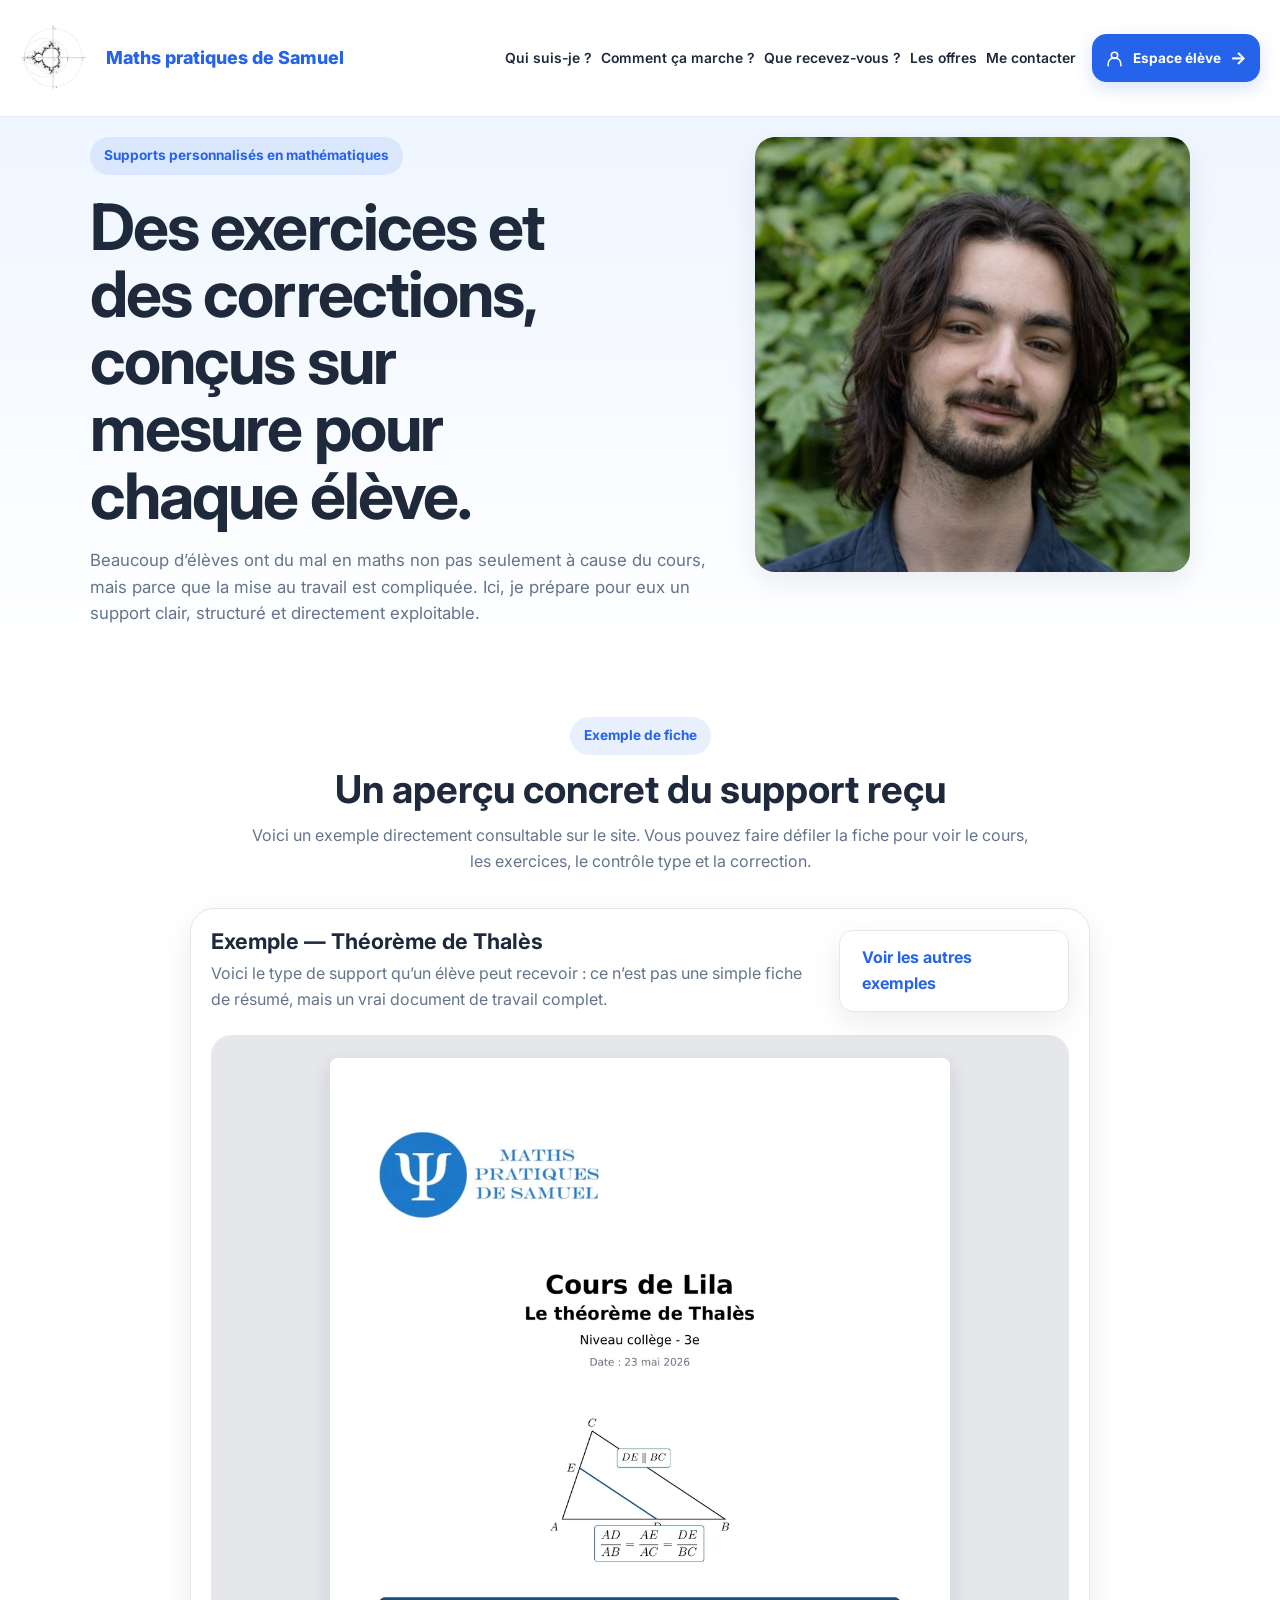
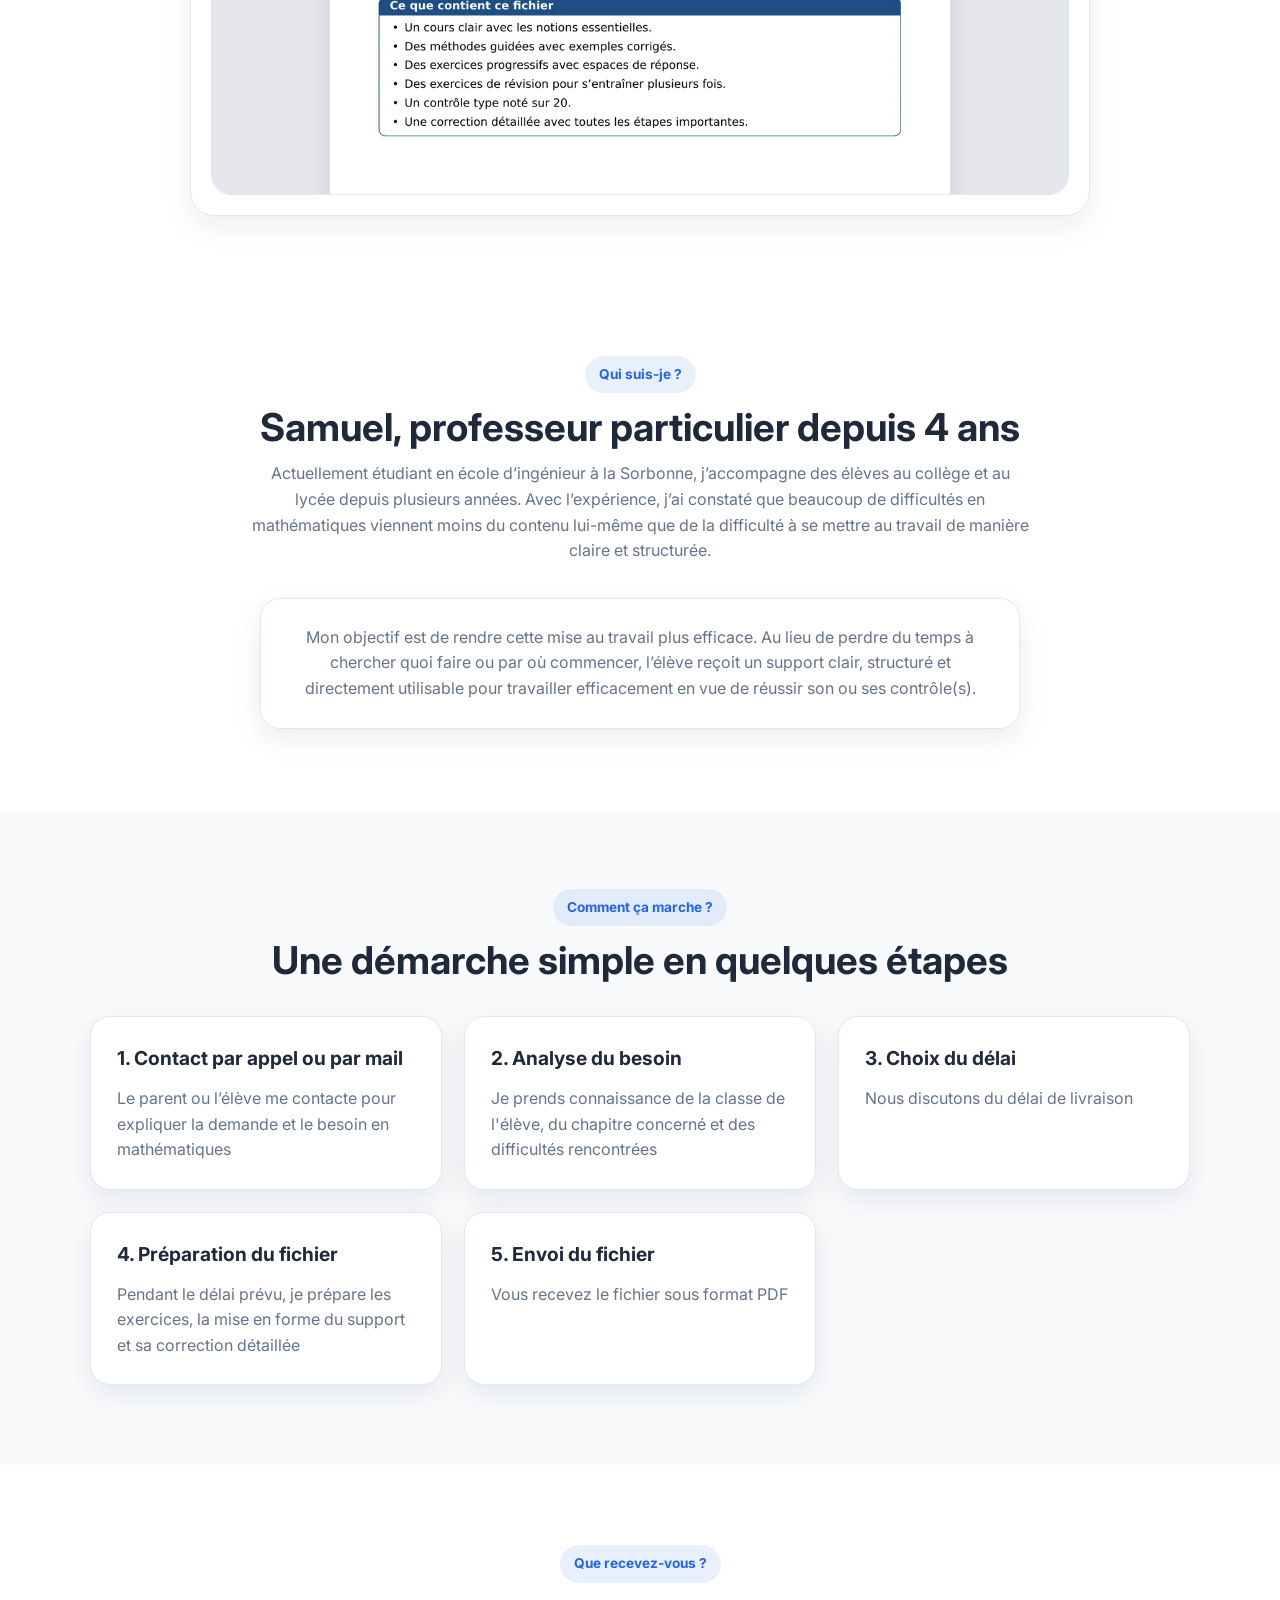
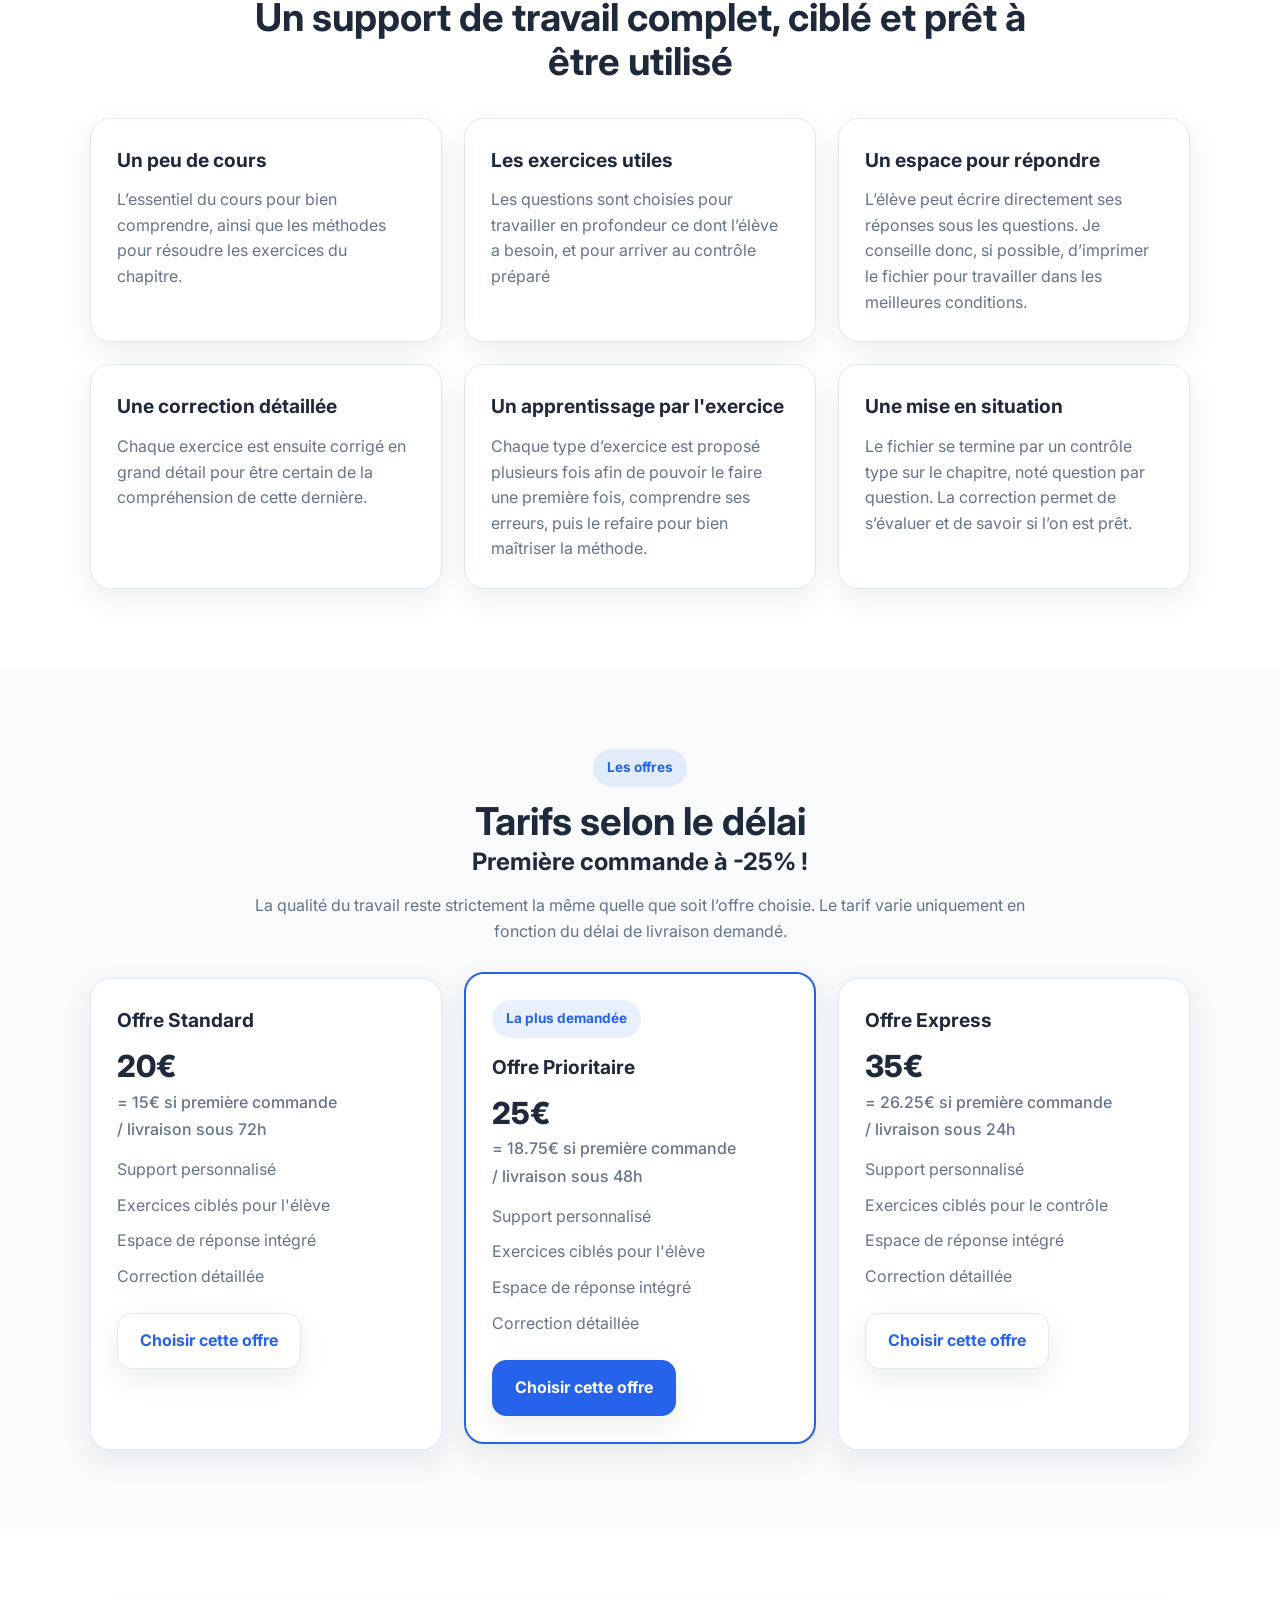
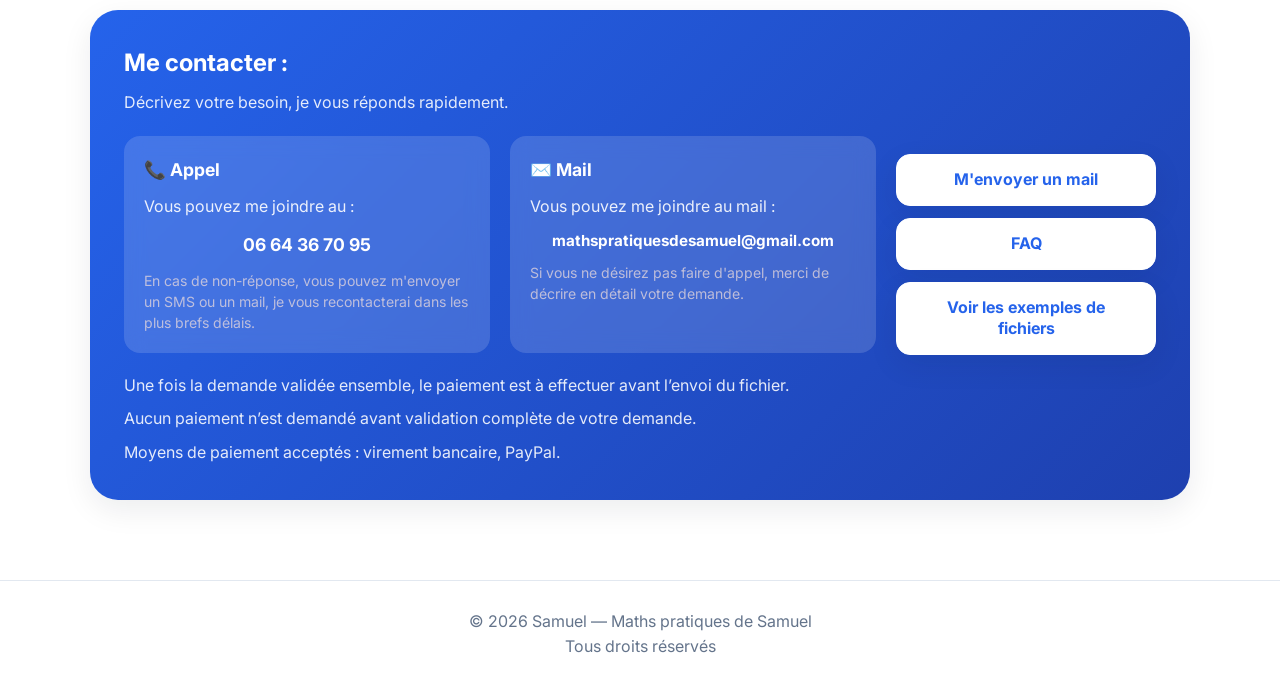
<file: index.html>
<!DOCTYPE html>
<html lang="fr">
<head>
  <meta charset="UTF-8" />
  <meta name="viewport" content="width=device-width, initial-scale=1.0" />
  <title>Maths pratiques de Samuel</title>
  <link rel="icon" type="image/png" href="/favicon.png">
  <link rel="stylesheet" href="styles.css" />
  <link rel="preconnect" href="https://fonts.googleapis.com">
  <link rel="preconnect" href="https://fonts.gstatic.com" crossorigin>
  <link href="https://fonts.googleapis.com/css2?family=Inter:wght@400;500;600;700;800&display=swap" rel="stylesheet">

  <!-- Google tag (gtag.js) -->
<script async src="https://www.googletagmanager.com/gtag/js?id=G-W777WXXFVY"></script>
<script>
  window.dataLayer = window.dataLayer || [];
  function gtag(){dataLayer.push(arguments);}
  gtag('js', new Date());

  gtag('config', 'G-W777WXXFVY');
</script>
  <link rel="stylesheet" href="header-commun.css">
</head>
<body id="top">

  <header class="header">
    <div class="container nav">
      <a href="#top" class="logo">
        <img src="images/logo.png" alt="Logo" class="logo-img">
        Maths pratiques de Samuel
      </a>
      <nav>
        <a href="#qui-suis-je">Qui suis-je ?</a>
        <a href="#comment-ca-marche">Comment ça marche ?</a>
        <a href="#ce-que-je-propose">Que recevez-vous ?</a>
        <a href="#offres">Les offres</a>
        <a href="#contact">Me contacter</a>
      </nav>
      <a href="espace/" class="student-header-button" aria-label="Accéder à l’espace élève">
        <svg width="19" height="19" viewBox="0 0 24 24" fill="none" stroke="currentColor" stroke-width="2" stroke-linecap="round" stroke-linejoin="round" aria-hidden="true">
          <circle cx="12" cy="8" r="4"></circle>
          <path d="M4 21v-2a8 8 0 0 1 16 0v2"></path>
        </svg>
        <span>Espace élève</span>
        <span class="student-header-arrow" aria-hidden="true">→</span>
      </a>
    </div>
  </header>

  <main>
    <section class="hero">
      <div class="container hero-content">
        <div class="hero-text">
          <span class="badge">Supports personnalisés en mathématiques</span>
          <h1>Des exercices et des corrections, conçus sur mesure pour chaque élève.</h1>
          <p>
            Beaucoup d’élèves ont du mal en maths non pas seulement à cause du cours,
            mais parce que la mise au travail est compliquée. Ici, je prépare pour eux
            un support clair, structuré et directement exploitable.
          </p>
        </div>

        <img src="images/quelbg.jpg" alt="Image Présentation" class="hero-top-image">


      </div>
    </section>

  <section id="exemples" class="section pdf-highlight">
  <div class="container">

    <div class="section-title">
      <span class="subtitle">Exemple de fiche</span>
      <h2>Un aperçu concret du support reçu</h2>
      <p>
        Voici un exemple directement consultable sur le site. Vous pouvez faire défiler la fiche
        pour voir le cours, les exercices, le contrôle type et la correction.
      </p>
    </div>

    <div class="pdf-preview-box">
      <div class="pdf-preview-header">
        <div>
          <h3>Exemple — Théorème de Thalès</h3>
          <p>
            Voici le type de support qu’un élève peut recevoir : ce n’est pas une simple fiche de résumé, mais un vrai document de travail complet.
          </p>
        </div>

        <a
  href="exemple-fichier.html"
  class="btn btn-outline"
  data-ga-event="view_examples"
  data-ga-label="autres_exemples"
>
  Voir les autres exemples
</a>
      </div>

      <div class="pdf-scroll-preview">
        <img src="images/site_pdf_preview_lila_thales/page-01.webp" alt="Page 1 de l'exemple de fiche Thalès" loading="lazy">
        <img src="images/site_pdf_preview_lila_thales/page-02.webp" alt="Page 2 de l'exemple de fiche Thalès" loading="lazy">
        <img src="images/site_pdf_preview_lila_thales/page-03.webp" alt="Page 3 de l'exemple de fiche Thalès" loading="lazy">
        <img src="images/site_pdf_preview_lila_thales/page-04.webp" alt="Page 4 de l'exemple de fiche Thalès" loading="lazy">
        <img src="images/site_pdf_preview_lila_thales/page-05.webp" alt="Page 5 de l'exemple de fiche Thalès" loading="lazy">
        <img src="images/site_pdf_preview_lila_thales/page-06.webp" alt="Page 6 de l'exemple de fiche Thalès" loading="lazy">
        <img src="images/site_pdf_preview_lila_thales/page-07.webp" alt="Page 7 de l'exemple de fiche Thalès" loading="lazy">
        <img src="images/site_pdf_preview_lila_thales/page-08.webp" alt="Page 8 de l'exemple de fiche Thalès" loading="lazy">
        <img src="images/site_pdf_preview_lila_thales/page-09.webp" alt="Page 9 de l'exemple de fiche Thalès" loading="lazy">
        <img src="images/site_pdf_preview_lila_thales/page-10.webp" alt="Page 10 de l'exemple de fiche Thalès" loading="lazy">
        <img src="images/site_pdf_preview_lila_thales/page-11.webp" alt="Page 11 de l'exemple de fiche Thalès" loading="lazy">
        <img src="images/site_pdf_preview_lila_thales/page-12.webp" alt="Page 12 de l'exemple de fiche Thalès" loading="lazy">
        <img src="images/site_pdf_preview_lila_thales/page-13.webp" alt="Page 13 de l'exemple de fiche Thalès" loading="lazy">
        <img src="images/site_pdf_preview_lila_thales/page-14.webp" alt="Page 14 de l'exemple de fiche Thalès" loading="lazy">
        <img src="images/site_pdf_preview_lila_thales/page-15.webp" alt="Page 15 de l'exemple de fiche Thalès" loading="lazy">
        <img src="images/site_pdf_preview_lila_thales/page-16.webp" alt="Page 16 de l'exemple de fiche Thalès" loading="lazy">
        <img src="images/site_pdf_preview_lila_thales/page-17.webp" alt="Page 17 de l'exemple de fiche Thalès" loading="lazy">
        <img src="images/site_pdf_preview_lila_thales/page-18.webp" alt="Page 18 de l'exemple de fiche Thalès" loading="lazy">
        <img src="images/site_pdf_preview_lila_thales/page-19.webp" alt="Page 19 de l'exemple de fiche Thalès" loading="lazy">
        <img src="images/site_pdf_preview_lila_thales/page-20.webp" alt="Page 20 de l'exemple de fiche Thalès" loading="lazy">
        <img src="images/site_pdf_preview_lila_thales/page-21.webp" alt="Page 21 de l'exemple de fiche Thalès" loading="lazy">
        <img src="images/site_pdf_preview_lila_thales/page-22.webp" alt="Page 22 de l'exemple de fiche Thalès" loading="lazy">
        <img src="images/site_pdf_preview_lila_thales/page-23.webp" alt="Page 23 de l'exemple de fiche Thalès" loading="lazy">
        <img src="images/site_pdf_preview_lila_thales/page-24.webp" alt="Page 24 de l'exemple de fiche Thalès" loading="lazy">
        <img src="images/site_pdf_preview_lila_thales/page-25.webp" alt="Page 25 de l'exemple de fiche Thalès" loading="lazy">
        <img src="images/site_pdf_preview_lila_thales/page-26.webp" alt="Page 26 de l'exemple de fiche Thalès" loading="lazy">
        <img src="images/site_pdf_preview_lila_thales/page-27.webp" alt="Page 27 de l'exemple de fiche Thalès" loading="lazy">
        <img src="images/site_pdf_preview_lila_thales/page-28.webp" alt="Page 28 de l'exemple de fiche Thalès" loading="lazy">
      </div>

      <div class="pdf-mobile-actions">
        <a
  href="exemplespdf/Fiche_Lila_3e_Thalès.pdf"
  class="btn"
  target="_blank"
  rel="noopener noreferrer"
  data-ga-event="open_pdf"
  data-ga-label="fiche_thales"
>
  Ouvrir le PDF en grand
</a>

        <a
  href="exemple-fichier.html"
  class="btn btn-outline"
  data-ga-event="view_examples"
  data-ga-label="autres_exemples"
>
  Voir les autres exemples
</a>
      </div>
    </div>

  </div>
</section>

    <section id="qui-suis-je" class="section">
      <div class="container">
        <div class="section-title">
          <span class="subtitle">Qui suis-je ?</span>
          <h2>Samuel, professeur particulier depuis 4 ans</h2>
          <p>
            Actuellement étudiant en école d’ingénieur à la Sorbonne, j’accompagne des élèves au collège et au lycée depuis plusieurs années. Avec l’expérience, j’ai constaté que beaucoup de difficultés
        en mathématiques viennent moins du contenu lui-même que de la difficulté à se mettre au travail
        de manière claire et structurée.
          </p>
        </div>

        <div class="info-card">
          <p>
            Mon objectif est de rendre cette mise au travail plus efficace. Au lieu de perdre du temps à 
            chercher quoi faire ou par où commencer, l’élève reçoit un support clair, structuré et directement 
            utilisable pour travailler efficacement en vue de réussir son ou ses contrôle(s).
          </p>
        </div>
      </div>
    </section>

    <section id="comment-ca-marche" class="section section-alt">
      <div class="container">
        <div class="section-title">
          <span class="subtitle">Comment ça marche ?</span>
          <h2>Une démarche simple en quelques étapes</h2>
        </div>

        <div class="grid steps">
          <article class="card">
            <h3>1. Contact par appel ou par mail</h3>
            <p>Le parent ou l’élève me contacte pour expliquer la demande et le besoin en mathématiques</p>
          </article>

          <article class="card">
            <h3>2. Analyse du besoin</h3>
            <p>Je prends connaissance de la classe de l'élève, du chapitre concerné et des difficultés rencontrées</p>
          </article>

          <article class="card">
            <h3>3. Choix du délai</h3>
            <p>Nous discutons du délai de livraison</p>
          </article>

          <article class="card">
            <h3>4. Préparation du fichier</h3>
            <p>Pendant le délai prévu, je prépare les exercices, la mise en forme du support et sa correction détaillée</p>
          </article>

          <article class="card">
            <h3>5. Envoi du fichier</h3>
            <p>Vous recevez le fichier sous format PDF</p>
          </article>
        </div>
      </div>
    </section>

    <section id="ce-que-je-propose" class="section">
      <div class="container">
        <div class="section-title">
          <span class="subtitle">Que recevez-vous ?</span>
          <h2>Un support de travail complet, ciblé et prêt à être utilisé</h2>
        </div>

        <div class="grid features">
          <article class="feature">
            <h3>Un peu de cours</h3>
            <p>L’essentiel du cours pour bien comprendre, ainsi que les méthodes pour résoudre les exercices du chapitre.</p>
          </article>

          <article class="feature">
            <h3>Les exercices utiles</h3>
            <p>Les questions sont choisies pour travailler en profondeur ce dont l’élève a besoin, et pour arriver au contrôle préparé</p>
          </article>

          <article class="feature">
            <h3>Un espace pour répondre</h3>
            <p>L’élève peut écrire directement ses réponses sous les questions. Je conseille donc, si possible, d’imprimer le fichier pour travailler dans les meilleures conditions.</p>
          </article>

          <article class="feature">
            <h3>Une correction détaillée</h3>
            <p>Chaque exercice est ensuite corrigé en grand détail pour être certain de la compréhension de cette dernière.</p>
          </article>

          <article class="feature">
            <h3>Un apprentissage par l'exercice</h3>
            <p>Chaque type d’exercice est proposé plusieurs fois afin de pouvoir le faire une première fois,
              comprendre ses erreurs, puis le refaire pour bien maîtriser la méthode.</p>
          </article>

          <article class="feature">
            <h3>Une mise en situation</h3>
            <p>Le fichier se termine par un contrôle type sur le chapitre, noté question par question. 
              La correction permet de s’évaluer et de savoir si l’on est prêt.
            </p>
          </article>
        </div>
      </div>
    </section>

    <section id="offres" class="section section-alt">
      <div class="container">
        <div class="section-title">
          <span class="subtitle">Les offres</span>
          <h2>Tarifs selon le délai</h2>
          <h1>Première commande à -25% !</h1>
          <p>La qualité du travail reste strictement la même quelle que soit l’offre choisie.
            Le tarif varie uniquement en fonction du délai de livraison demandé.
          </p>
        </div>

        <div class="grid pricing">
          <article class="price-card">
            <h3>Offre Standard</h3>
            <p class="price">20€ <span>= 15€ si première commande</span><span>/ livraison sous 72h</span></p>
            <ul>
              <li>Support personnalisé</li>
              <li>Exercices ciblés pour l'élève</li>
              <li>Espace de réponse intégré</li>
              <li>Correction détaillée</li>
            </ul>
            <a
  href="#contact"
  class="btn btn-outline"
  data-ga-event="select_offer"
  data-ga-label="standard"
>
  Choisir cette offre
</a>
          </article>

          <article class="price-card featured">
            <span class="most-popular">La plus demandée</span>
            <h3>Offre Prioritaire</h3>
            <p class="price">25€ <span>= 18.75€ si première commande</span><span>/ livraison sous 48h</span></p>
            <ul>
              <li>Support personnalisé</li>
              <li>Exercices ciblés pour l'élève</li>
              <li>Espace de réponse intégré</li>
              <li>Correction détaillée</li>
            </ul>
            <a
  href="#contact"
  class="btn"
  data-ga-event="select_offer"
  data-ga-label="prioritaire"
>
  Choisir cette offre
</a>
          </article>

          <article class="price-card">
            <h3>Offre Express</h3>
            <p class="price">35€ <span>= 26.25€ si première commande</span><span>/ livraison sous 24h</span></p>
            <ul>
              <li>Support personnalisé</li>
              <li>Exercices ciblés pour le contrôle</li>
              <li>Espace de réponse intégré</li>
              <li>Correction détaillée</li>
            </ul>
            <a
  href="#contact"
  class="btn btn-outline"
  data-ga-event="select_offer"
  data-ga-label="express"
>
  Choisir cette offre
</a>
          </article>
        </div>
      </div>
    </section>

    <section id="contact" class="section">
  <div class="container cta-box">

    <div class="contact-content">
      <h2>Me contacter : </h2>

      <p class="contact-intro">
        Décrivez votre besoin, je vous réponds rapidement.
      </p>

      <div class="contact-options">

        <div class="contact-card">
          <h3>📞 Appel</h3>
          <p>
            Vous pouvez me joindre au : 
          </p>
            <div class="contact-bold">
            06 64 36 70 95
            </div>
          <div class="contact-note2">
            En cas de non-réponse, vous pouvez m'envoyer un SMS ou un mail, je vous recontacterai dans les plus brefs délais.
          </div>
        </div>

        <div class="contact-card">
          <h3>✉️ Mail</h3>
          <p>
            Vous pouvez me joindre au mail : 
          </p>
          <div class="contact-bold">
            mathspratiquesdesamuel@gmail.com
          </div>
          <div class="contact-note2">
            Si vous ne désirez pas faire d'appel, merci de décrire en détail votre demande.
          </div>
        </div>

      </div>

      <div class="contact-info">
        <p>
          Une fois la demande validée ensemble, le paiement est à effectuer avant l’envoi du fichier.
        </p>

        <p>
          Aucun paiement n’est demandé avant validation complète de votre demande.
        </p>

        <p>
          Moyens de paiement acceptés : virement bancaire, PayPal.
        </p>
      </div>
    </div>

    <div class="contact-action">
      <a
  href="mailto:mathspratiquesdesamuel@gmail.com"
  class="btn"
  data-ga-event="click_email"
  data-ga-label="bouton_contact"
>
  M'envoyer un mail
</a>
      <a
  href="faq.html"
  class="btn btn-outline"
  data-ga-event="view_faq"
  data-ga-label="bouton_contact"
>
  FAQ
</a>
     <a
  href="exemple-fichier.html"
  class="btn btn-outline"
  data-ga-event="view_examples"
  data-ga-label="bouton_contact"
>
  Voir les exemples de fichiers
</a>
    </div>

  </div>
</section>

  </main>

  <footer class="footer">
    <div class="container">
      <p>© 2026 Samuel — Maths pratiques de Samuel</p>
      <p>Tous droits réservés</p>
    </div>
  </footer>

  <script>
  document.addEventListener("DOMContentLoaded", function () {
    const trackedLinks = document.querySelectorAll("[data-ga-event]");

    trackedLinks.forEach(function (link) {
      link.addEventListener("click", function () {
        const eventName = link.dataset.gaEvent;
        const eventLabel = link.dataset.gaLabel || "";
        const linkText = link.textContent.trim();
        const linkUrl = link.getAttribute("href") || "";

        if (typeof gtag === "function") {
          gtag("event", eventName, {
            event_label: eventLabel,
            link_text: linkText,
            link_url: linkUrl,
            page_location: window.location.href,
            transport_type: "beacon"
          });
        }
      });
    });
  });
</script>

</body>
</html>
</file>
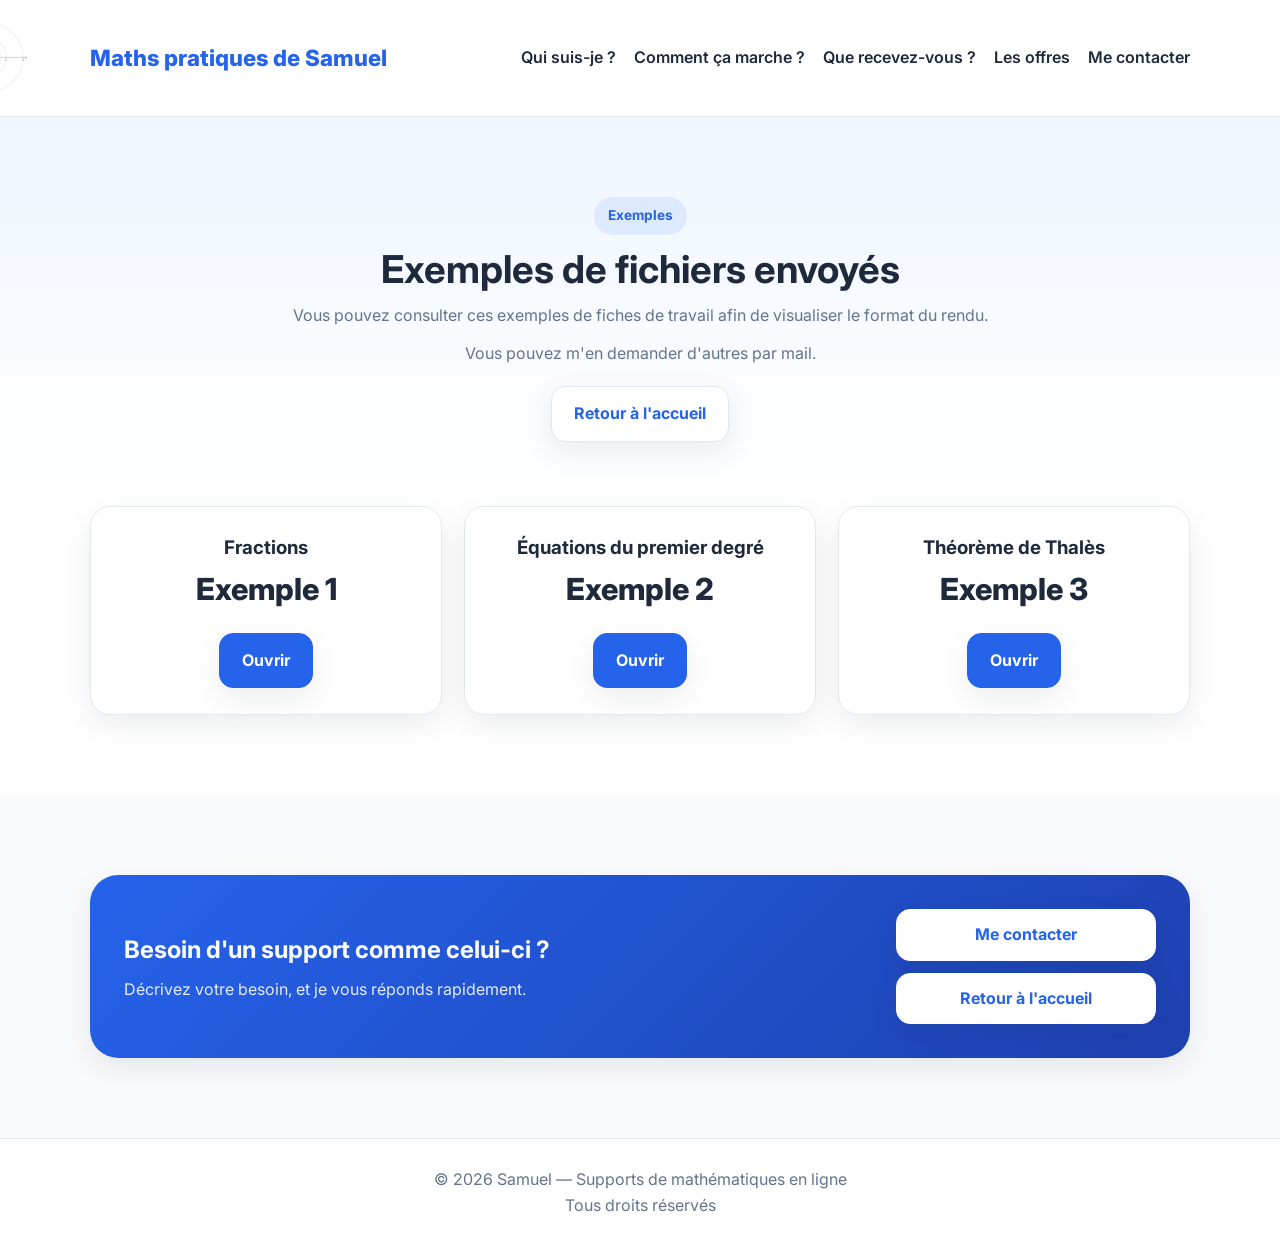
<file: exemple-fichier.html>
<!DOCTYPE html>
<html lang="fr">
<head>
  <meta charset="UTF-8" />
  <meta name="viewport" content="width=device-width, initial-scale=1.0" />
  <title>Exemples de fichiers envoyés - Maths pratiques de Samuel</title>
  <link rel="icon" type="image/png" href="images/logotop.png">
  <link rel="stylesheet" href="styles.css" />
  <link rel="preconnect" href="https://fonts.googleapis.com">
  <link rel="preconnect" href="https://fonts.gstatic.com" crossorigin>
  <link href="https://fonts.googleapis.com/css2?family=Inter:wght@400;500;600;700;800&display=swap" rel="stylesheet">

  <!-- Google tag (gtag.js) -->
<script async src="https://www.googletagmanager.com/gtag/js?id=G-W777WXXFVY"></script>
<script>
  window.dataLayer = window.dataLayer || [];
  function gtag(){dataLayer.push(arguments);}
  gtag('js', new Date());

  gtag('config', 'G-W777WXXFVY');
</script>
</head>
<body>

  <header class="header">
    <div class="container nav">
      <a href="index.html#top" class="logo">
        <img src="images/logo.png" alt="Logo" class="logo-img">
        Maths pratiques de Samuel
      </a>
      <nav>
        <a href="index.html#qui-suis-je">Qui suis-je ?</a>
        <a href="index.html#comment-ca-marche">Comment ça marche ?</a>
        <a href="index.html#ce-que-je-propose">Que recevez-vous ?</a>
        <a href="index.html#offres">Les offres</a>
        <a href="index.html#contact">Me contacter</a>
      </nav>
    </div>
  </header>

  <main>
    <section class="page-hero">
      <div class="container section-title">
        <span class="subtitle">Exemples</span>
        <h2>Exemples de fichiers envoyés</h2>
        <p>
          Vous pouvez consulter ces exemples de fiches de travail afin de visualiser le format du rendu.
        </p>
        <p>
        Vous pouvez m'en demander d'autres par mail.
        </p>
        <a href="index.html" class="btn btn-outline back-home">Retour à l'accueil</a>
      </div>
    </section>

    <section class="section">
      <div class="container grid pricing">
        
        <article class="example-card"> 
          <h3>Fractions</h3>
          <p class="price">Exemple 1</p>
          <br>
          <a
  href="exemplespdf/Fiche_Thomas_5e_fractions.pdf"
  class="btn"
  target="_blank"
  rel="noopener noreferrer"
  data-ga-event="open_example_pdf"
  data-ga-label="fractions_5e"
>
  Ouvrir
</a>
        </article>

        <article class="example-card">
          <h3>Équations du premier degré</h3>
          <p class="price">Exemple 2</p>
          <br>
          <a
  href="exemplespdf/Fiche_Leandre_4e_équations_1er_degré.pdf"
  class="btn"
  target="_blank"
  rel="noopener noreferrer"
  data-ga-event="open_example_pdf"
  data-ga-label="equations_4e"
>
  Ouvrir
</a>
        </article>

        <article class="example-card">
          <h3>Théorème de Thalès</h3>
          <p class="price">Exemple 3</p>
          <br>
          <a
  href="exemplespdf/Fiche_Lila_3e_Thalès.pdf"
  class="btn"
  target="_blank"
  rel="noopener noreferrer"
  data-ga-event="open_example_pdf"
  data-ga-label="thales_3e"
>
  Ouvrir
</a>
        </article>

      </div>
    </section>

    <section class="section section-alt">
      <div class="container cta-box">
        <div class="contact-content">
          <h2>Besoin d'un support comme celui-ci ?</h2>
          <p class="contact-intro">
            Décrivez votre besoin, et je vous réponds rapidement.
          </p>
        </div>

        <div class="contact-action">
          <a href="index.html#contact" class="btn">Me contacter</a>
          <a href="index.html" class="btn btn-outline">Retour à l'accueil</a>
        </div>
      </div>
    </section>
  </main>

  <footer class="footer">
    <div class="container">
      <p>© 2026 Samuel — Supports de mathématiques en ligne</p>
      <p>Tous droits réservés</p>
    </div>
  </footer>

<script>
  document.addEventListener("DOMContentLoaded", function () {
    const trackedLinks = document.querySelectorAll("[data-ga-event]");

    trackedLinks.forEach(function (link) {
      link.addEventListener("click", function () {
        const eventName = link.dataset.gaEvent;
        const eventLabel = link.dataset.gaLabel || "";
        const linkText = link.textContent.trim();
        const linkUrl = link.getAttribute("href") || "";

        if (typeof gtag === "function") {
          gtag("event", eventName, {
            event_label: eventLabel,
            link_text: linkText,
            link_url: linkUrl,
            page_location: window.location.href,
            transport_type: "beacon"
          });
        }
      });
    });
  });
</script>

</body>
</html>
</file>
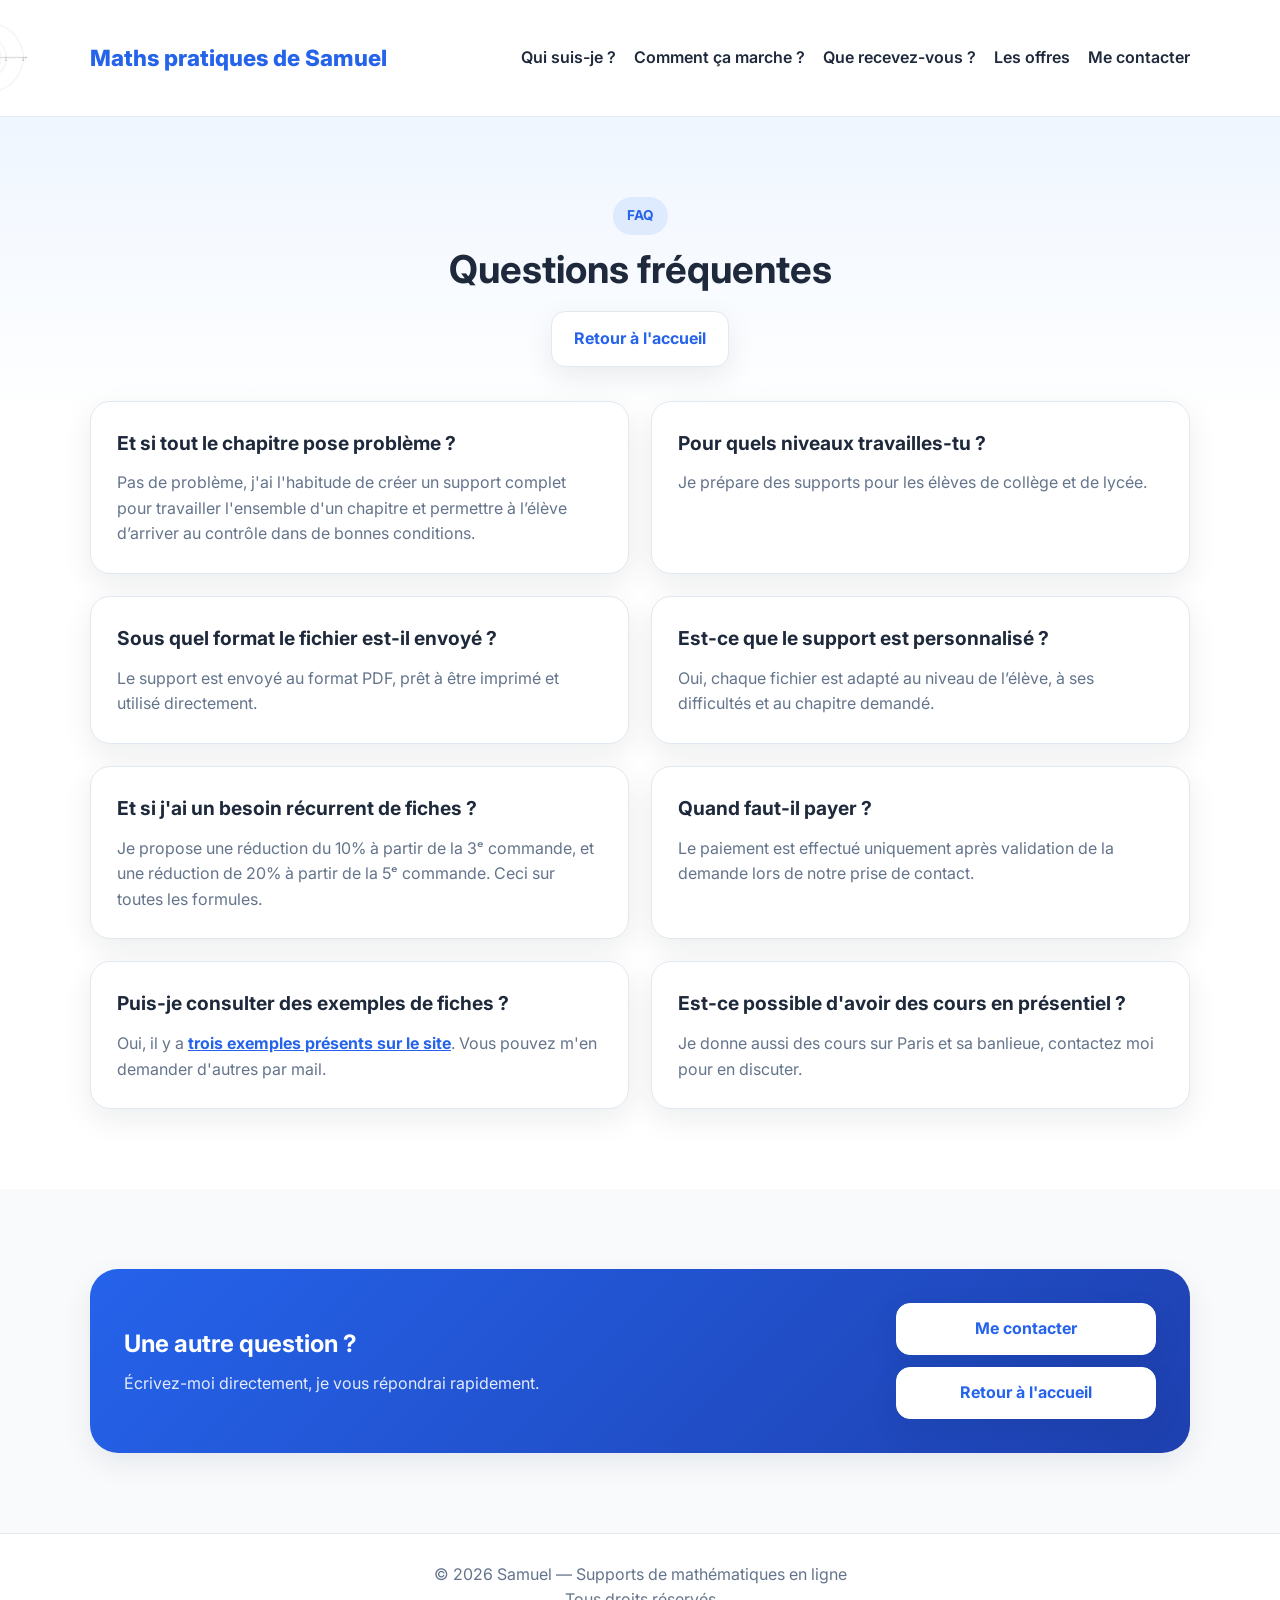
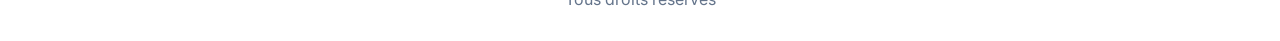
<file: faq.html>
<!DOCTYPE html>
<html lang="fr">
<head>
  <meta charset="UTF-8" />
  <meta name="viewport" content="width=device-width, initial-scale=1.0" />
  <title>FAQ - Maths pratiques de Samuel</title>
  <link rel="icon" type="image/png" href="images/logotop.png">
  <link rel="stylesheet" href="styles.css" />
  <link rel="preconnect" href="https://fonts.googleapis.com">
  <link rel="preconnect" href="https://fonts.gstatic.com" crossorigin>
  <link href="https://fonts.googleapis.com/css2?family=Inter:wght@400;500;600;700;800&display=swap" rel="stylesheet">

  <!-- Google tag (gtag.js) -->
<script async src="https://www.googletagmanager.com/gtag/js?id=G-W777WXXFVY"></script>
<script>
  window.dataLayer = window.dataLayer || [];
  function gtag(){dataLayer.push(arguments);}
  gtag('js', new Date());

  gtag('config', 'G-W777WXXFVY');
</script>
</head>
<body>

  <header class="header">
    <div class="container nav">
      <a href="index.html#top" class="logo">
        <img src="images/logo.png" alt="Logo" class="logo-img">
        Maths pratiques de Samuel
      </a>
      <nav>
        <a href="index.html#qui-suis-je">Qui suis-je ?</a>
        <a href="index.html#comment-ca-marche">Comment ça marche ?</a>
        <a href="index.html#ce-que-je-propose">Que recevez-vous ?</a>
        <a href="index.html#offres">Les offres</a>
        <a href="index.html#contact">Me contacter</a>
      </nav>
    </div>
  </header>

  <main>
    <section class="page-hero">
      <div class="container section-title">
        <span class="subtitle">FAQ</span>
        <h2>Questions fréquentes</h2>
        <a href="index.html" class="btn btn-outline back-home">Retour à l'accueil</a>
      </div>
    </section>

    <section class="section">
      <div class="container grid faq-grid">

        <article class="card">
          <h3>Et si tout le chapitre pose problème ?</h3>
          <p>Pas de problème, j'ai l'habitude de créer un support complet pour travailler l'ensemble d'un chapitre et permettre à l’élève d’arriver au contrôle dans de bonnes conditions.</p>
        </article>

        <article class="card">
          <h3>Pour quels niveaux travailles-tu ?</h3>
          <p>Je prépare des supports pour les élèves de collège et de lycée.</p>
        </article>

        <article class="card">
          <h3>Sous quel format le fichier est-il envoyé ?</h3>
          <p>Le support est envoyé au format PDF, prêt à être imprimé et utilisé directement.</p>
        </article>

        <article class="card">
          <h3>Est-ce que le support est personnalisé ?</h3>
          <p>Oui, chaque fichier est adapté au niveau de l’élève, à ses difficultés et au chapitre demandé.</p>
        </article>

        <article class="card">
          <h3>Et si j'ai un besoin récurrent de fiches ?</h3>
          <p>Je propose une réduction du 10% à partir de la 3ᵉ commande, et une réduction de 20% à partir de la 5ᵉ commande. Ceci sur toutes les formules. </p>
        </article>

        <article class="card">
          <h3>Quand faut-il payer ?</h3>
          <p>Le paiement est effectué uniquement après validation de la demande lors de notre prise de contact.</p>
        </article>

        <article class="card">
            <h3>Puis-je consulter des exemples de fiches ?</h3>
            <p>
                Oui, il y a
                <a href="exemple-fichier.html" class="faq-link">trois exemples présents sur le site</a>.
                Vous pouvez m'en demander d'autres par mail.
            </p>
        </article>

        <article class="card">
          <h3>Est-ce possible d'avoir des cours en présentiel ?</h3>
          <p>Je donne aussi des cours sur Paris et sa banlieue, contactez moi pour en discuter.</p>
        </article>

      </div>
    </section>

    <section class="section section-alt">
      <div class="container cta-box">
        <div class="contact-content">
          <h2>Une autre question ?</h2>
          <p class="contact-intro">
            Écrivez-moi directement, je vous répondrai rapidement.
          </p>
        </div>

        <div class="contact-action">
          <a href="index.html#contact" class="btn">Me contacter</a>
          <a href="index.html" class="btn btn-outline">Retour à l'accueil</a>
        </div>
      </div>
    </section>
  </main>

  <footer class="footer">
    <div class="container">
      <p>© 2026 Samuel — Supports de mathématiques en ligne</p>
      <p>Tous droits réservés</p>
    </div>
  </footer>

</body>
</html>
</file>
<file: styles.css>
:root {
  --bg-alt: #f8fafc;
  --card: #ffffff;
  --text: #1e293b;
  --muted: #64748b;
  --primary: #2563eb;
  --primary-dark: #1d4ed8;
  --border: #e2e8f0;
  --shadow: 0 10px 30px rgba(15, 23, 42, 0.08);
  --radius: 20px;
}

.pdf-scroll-preview {
  width: 100%;
  height: 760px;
  overflow-y: auto;
  overscroll-behavior: contain;
  -webkit-overflow-scrolling: touch;
  padding: 22px;
  border: 1px solid var(--border);
  border-radius: 20px;
  background: #e5e7eb;
  display: grid;
  gap: 18px;
}

.pdf-scroll-preview img {
  display: block;
  width: min(100%, 620px);
  height: auto;
  margin: 0 auto;
  border-radius: 8px;
  background: #ffffff;
  box-shadow: 0 8px 22px rgba(15, 23, 42, 0.12);
}

* {
  box-sizing: border-box;
  margin: 0;
  padding: 0;
}

html {
  width: 100%;
  max-width: 100%;
  overflow-x: hidden;
  scroll-behavior: smooth;
}

body {
  width: 100%;
  max-width: 100%;
  overflow-x: hidden;
  font-family: "Inter", sans-serif;
  color: var(--text);
  background: #fff;
  line-height: 1.6;
}

a {
  text-decoration: none;
  color: inherit;
}

img {
  max-width: 100%;
  height: auto;
}

.container {
  width: min(1100px, calc(100% - 32px));
  margin: 0 auto;
}

.header {
  position: sticky;
  top: 0;
  z-index: 10;
  background: rgba(255, 255, 255, 0.92);
  backdrop-filter: blur(12px);
  border-bottom: 1px solid rgba(226, 232, 240, 0.8);
}

.nav {
  display: flex;
  align-items: center;
  justify-content: space-between;
  padding: 18px 0;
  gap: 20px;
}

.logo {
  display: flex;
  align-items: center;
  gap: 60px;
  font-size: 1.4rem;
  font-weight: 800;
  color: var(--primary);
  margin-left: -140px;
}

.logo-img {
  width: 80px;
  height: 80px;
  object-fit: contain;
}

nav {
  display: flex;
  align-items: center;
  gap: 18px;
  flex-wrap: wrap;
  justify-content: flex-end;
}

.contact-action .btn {
  display: flex;
  align-items: center;
  justify-content: center;
  text-align: center;
  line-height: 1.35;
}

nav a,
.anchor-links a {
  font-weight: 600;
  color: var(--text);
}

nav a:hover,
.anchor-links a:hover {
  color: var(--primary);
}

.hero {
  padding: 20px 0 40px;
  background: linear-gradient(180deg, #eff6ff 0%, #ffffff 100%);
}

.hero-content {
  display: grid;
  grid-template-columns: 1.3fr 0.9fr;
  gap: 36px;
  align-items: start;
}

.hero-top-image {
  align-self: start;
  margin-top: 0;
}

.badge {
  display: inline-block;
  padding: 8px 14px;
  border-radius: 999px;
  background: rgba(37, 99, 235, 0.1);
  color: var(--primary);
  font-weight: 700;
  font-size: 0.85rem;
}

.subtitle,
.most-popular {
  display: inline-block;
  padding: 8px 14px;
  border-radius: 999px;
  background: rgba(37, 99, 235, 0.1);
  color: var(--primary);
  font-weight: 700;
  font-size: 0.85rem;
}

.hero h1 {
  margin-top: 18px;
  font-size: clamp(2.4rem, 5vw, 4.2rem);
  line-height: 1.05;
  letter-spacing: -0.03em;
  max-width: 12ch;
}

.hero p {
  margin-top: 18px;
  max-width: 620px;
  color: var(--muted);
  font-size: 1.05rem;
}

.hero-actions {
  display: flex;
  gap: 14px;
  flex-wrap: wrap;
  margin-top: 28px;
}

.btn {
  display: inline-flex;
  align-items: center;
  justify-content: center;
  padding: 14px 22px;
  border-radius: 14px;
  background: var(--primary);
  color: #fff;
  font-weight: 700;
  border: 1px solid var(--primary);
  box-shadow: var(--shadow);
  transition: 0.2s ease;
}

.btn:hover {
  background: var(--primary-dark);
  border-color: var(--primary-dark);
  transform: translateY(-1px);
}

.btn-outline {
  background: #fff;
  color: var(--primary);
  border-color: var(--border);
}

.btn-outline:hover {
  background: #f8fafc;
  color: var(--primary-dark);
}

.hero-card {
  padding: 30px;
  border-radius: 28px;
  background: var(--card);
  box-shadow: var(--shadow);
  border: 1px solid var(--border);
}

.hero-card h2 {
  font-size: 1.5rem;
  margin-bottom: 18px;
}

.hero-card ul {
  list-style: none;
  display: grid;
  gap: 14px;
}

.hero-card li {
  padding-left: 24px;
  position: relative;
}

.hero-card li::before {
  content: "✓";
  position: absolute;
  left: 0;
  color: var(--primary);
  font-weight: 800;
}

.anchor-bar {
  padding: 18px 0 0;
}

.anchor-links {
  display: flex;
  gap: 12px;
  flex-wrap: wrap;
  justify-content: center;
}

.anchor-links a {
  padding: 12px 18px;
  border-radius: 999px;
  background: #eff6ff;
  border: 1px solid #dbeafe;
  transition: 0.2s ease;
}

.anchor-links a:hover {
  background: #dbeafe;
}

.section {
  padding: 80px 0;
}

.section-alt {
  background: var(--bg-alt);
}

.section-title {
  text-align: center;
  max-width: 780px;
  margin: 0 auto 34px;
}

.section-title h2 {
  margin-top: 12px;
  font-size: clamp(1.8rem, 3vw, 2.7rem);
  line-height: 1.15;
}

.section-title p {
  margin-top: 12px;
  color: var(--muted);
}

.info-card,
.card,
.feature,
.price-card {
  background: var(--card);
  border: 1px solid var(--border);
  border-radius: var(--radius);
  padding: 26px;
  box-shadow: var(--shadow);
}

.info-card {
  max-width: 760px;
  margin: 0 auto;
  text-align: center;
}

.grid {
  display: grid;
  gap: 22px;
}

.steps,
.features,
.pricing {
  grid-template-columns: repeat(3, 1fr);
}

.card h3,
.feature h3,
.price-card h3 {
  font-size: 1.2rem;
  margin-bottom: 12px;
}

.card p,
.feature p,
.price-card li,
.info-card p,
.cta-box p {
  color: var(--muted);
}

.price-card ul {
  list-style: none;
  display: grid;
  gap: 10px;
  margin: 18px 0 24px;
}

.price {
  font-size: 1.9rem;
  font-weight: 800;
  margin-top: 8px;
  line-height: 1.2;
}

.price span {
  display: block;
  font-size: 1rem;
  color: var(--muted);
  font-weight: 500;
  margin-top: 8px;
}

.featured {
  border: 2px solid var(--primary);
  transform: translateY(-6px);
}

.most-popular {
  margin-bottom: 14px;
}

.cta-box {
  display: flex;
  align-items: center;
  justify-content: space-between;
  gap: 20px;
  padding: 34px;
  border-radius: 28px;
  background: linear-gradient(135deg, var(--primary) 0%, #1e40af 100%);
  color: #fff;
  box-shadow: var(--shadow);
}

.cta-box p {
  color: rgba(255, 255, 255, 0.88);
  margin-top: 8px;
}

.contact-content {
  width: 100%;
}

.contact-mail {
  margin-top: 16px;
  font-weight: 700;
  color: #fff;
}

.cta-box .btn {
  background: #fff;
  color: var(--primary);
  border-color: #fff;
}

.footer {
  padding: 28px 0;
  border-top: 1px solid var(--border);
  text-align: center;
  color: var(--muted);
}

.contact-options {
  display: grid;
  grid-template-columns: 1fr 1fr;
  gap: 20px;
  margin: 20px 0;
  width: 100%;
}

.contact-card {
  background: rgba(255, 255, 255, 0.15);
  padding: 20px;
  border-radius: 16px;
  backdrop-filter: blur(10px);
}

.contact-card h3 {
  margin-bottom: 10px;
  font-size: 1.1rem;
}

.contact-card p {
  color: rgba(255, 255, 255, 0.9);
}

.contact-info {
  margin-top: 20px;
}

.contact-mail {
  margin-top: 15px;
  font-weight: bold;
  font-size: 1.1rem;
}

.contact-action {
  display: flex;
  flex-direction: column;
  gap: 12px;
  min-width: 260px;
}

.contact-action .btn {
  width: 100%;
}

.page-hero {
  padding: 80px 0 20px;
  background: linear-gradient(180deg, #eff6ff 0%, #ffffff 100%);
}

.back-home {
  margin-top: 20px;
  display: inline-flex;
}

.faq-grid {
  grid-template-columns: repeat(2, 1fr);
  margin-top: -100px;
}

.sample-preview {
  display: grid;
  grid-template-columns: 1.3fr 0.7fr;
  gap: 22px;
  align-items: start;
}

.sample-sheet {
  background: var(--card);
  border: 1px solid var(--border);
  border-radius: var(--radius);
  padding: 26px;
  box-shadow: var(--shadow);
}

.sample-sheet h3 {
  margin-bottom: 12px;
}

.sample-question {
  padding: 16px 0;
  border-top: 1px solid var(--border);
}

.sample-answer {
  color: var(--muted);
  margin-top: 6px;
}

.sample-list {
  margin-top: 14px;
  padding-left: 20px;
  color: var(--muted);
  display: grid;
  gap: 10px;
}

.faq-link {
  color: var(--primary);
  font-weight: 700;
  text-decoration: underline;
}

.faq-link:hover {
  color: var(--primary-dark);
}

.contact-bold {
  font-weight: bold;
  margin-top: 12px;
  text-align: center;
  font-size: 1.1rem;
}

.contact-card:nth-child(2) .contact-bold {
  font-size: 0.95rem;
  line-height: 1.35;
  word-break: break-word;
}

.contact-note2 {
  font-size: 0.88rem;
  color: rgba(237, 220, 220, 0.72);
  margin-top: 10px;
  line-height: 1.5;
}

.hero-top-image {
  width: 100%;
  border-radius: 20px;
  box-shadow: var(--shadow);
}

.example-card {
  background: var(--card);
  border: 1px solid var(--border);
  border-radius: var(--radius);
  padding: 26px;
  box-shadow: var(--shadow);
  align-items: center;
  text-align: center;
  margin-top: -70px;
}

.contact-bold,
.contact-card,
.contact-card p,
.price-card,
.card,
.feature,
.info-card,
.cta-box,
.btn {
  overflow-wrap: anywhere;
  word-break: normal;
}

.pdf-highlight {
  padding-top: 50px;
  padding-bottom: 60px;
  background: #ffffff;
}

.pdf-preview-box {
  max-width: 900px;
  margin: 0 auto;
  background: var(--card);
  border: 1px solid var(--border);
  border-radius: 24px;
  padding: 20px;
  box-shadow: var(--shadow);
}

.pdf-preview-header {
  display: flex;
  align-items: center;
  justify-content: space-between;
  gap: 22px;
  margin-bottom: 22px;
}

.pdf-preview-header h3 {
  font-size: 1.35rem;
  line-height: 1.2;
  margin-bottom: 6px;
}

.pdf-preview-header p {
  color: var(--muted);
  max-width: 620px;
}

.pdf-frame-wrap {
  width: 100%;
  height: 720px;
  border: 1px solid var(--border);
  border-radius: 20px;
  overflow: hidden;
  background: #f8fafc;
}

.pdf-frame {
  width: 100%;
  height: 100%;
  border: 0;
  background: #ffffff;
}

.pdf-mobile-actions {
  display: none;
}

/* ===== TABLETTE ===== */
@media (max-width: 900px) {
  .container {
    width: min(100% - 28px, 1100px);
  }

  .hero-content,
  .steps,
  .features,
  .pricing,
  .faq-grid,
  .sample-preview {
    grid-template-columns: 1fr;
  }

  .hero h1 {
    max-width: 100%;
  }

  .featured {
    transform: none;
  }

  .cta-box {
    display: grid;
    grid-template-columns: 1fr;
    gap: 24px;
    align-items: stretch;
  }

  .contact-action {
    min-width: 0;
    width: 100%;
  }
}

/* ===== MOBILE ===== */
@media (max-width: 768px) {
  body {
    font-size: 16px;
  }

  .container {
    width: min(100% - 24px, 1100px);
  }

  #contact .contact-card:nth-child(2) .contact-bold {
  font-size: 0.9rem;
  line-height: 1.35;
  letter-spacing: -0.02em;
  overflow-wrap: anywhere;
  word-break: break-all;
  text-align: left;
}

  .header {
    position: static;
    background: #ffffff;
    border-bottom: 1px solid var(--border);
    backdrop-filter: none;
  }

  .pdf-scroll-preview {
  height: 450px;
  padding: 10px;
  gap: 12px;
  border-radius: 16px;
  background: #e5e7eb;
}

.pdf-scroll-preview img {
  width: 100%;
  border-radius: 6px;
}

  .nav {
    display: flex;
    flex-direction: column;
    align-items: center;
    justify-content: center;
    gap: 0;
    padding: 14px 0;
  }

  .logo {
    margin-left: 0;
    gap: 10px;
    font-size: 1.1rem;
    line-height: 1.15;
    justify-content: center;
    text-align: center;
    color: var(--primary);
  }

  .logo-img {
    width: 42px;
    height: 42px;
  }

  .nav nav {
    display: none;
  }

  .hero {
    padding: 36px 0 46px;
    background: linear-gradient(180deg, #eff6ff 0%, #ffffff 100%);
  }

  .hero-content {
    display: grid;
    grid-template-columns: 1fr;
    gap: 28px;
    align-items: center;
  }

  .hero-text {
    text-align: center;
  }

  .badge,
  .subtitle,
  .most-popular {
    max-width: 100%;
    padding: 8px 13px;
    font-size: 0.8rem;
  }

  .hero h1 {
    max-width: 100%;
    margin-top: 18px;
    font-size: clamp(2.05rem, 10vw, 3rem);
    line-height: 1.08;
    letter-spacing: -0.035em;
  }

  .hero p {
    max-width: 100%;
    margin: 18px auto 0;
    font-size: 1rem;
    line-height: 1.65;
  }

  .hero-actions {
    display: grid;
    grid-template-columns: 1fr;
    gap: 12px;
    margin-top: 24px;
  }

  .hero-top-image {
    width: 100%;
    border-radius: 18px;
  }

  .section {
    padding: 56px 0;
  }

  .page-hero {
    padding: 44px 0 24px;
  }

  .section-title {
    max-width: 100%;
    margin: 0 auto 28px;
    text-align: center;
  }

  .section-title h2 {
    margin-top: 12px;
    font-size: clamp(1.75rem, 7.5vw, 2.35rem);
    line-height: 1.13;
    letter-spacing: -0.025em;
  }

  .section-title h1 {
    margin-top: 10px;
    font-size: clamp(1.7rem, 7vw, 2.2rem);
    line-height: 1.15;
  }

  .section-title p {
    font-size: 1rem;
    line-height: 1.65;
  }

  .grid {
    gap: 18px;
  }

  .info-card,
  .card,
  .feature,
  .price-card,
  .example-card,
  .sample-sheet {
    padding: 22px;
    border-radius: 18px;
    box-shadow: 0 8px 22px rgba(15, 23, 42, 0.07);
  }

  .card h3,
  .feature h3,
  .price-card h3,
  .example-card h3 {
    font-size: 1.12rem;
    line-height: 1.25;
  }

  .card p,
  .feature p,
  .price-card li,
  .info-card p {
    font-size: 0.98rem;
    line-height: 1.6;
  }

  .faq-grid {
    grid-template-columns: 1fr;
    margin-top: 0;
  }

  .pricing {
    grid-template-columns: 1fr;
    gap: 20px;
  }

  .price-card {
    width: 100%;
  }

  .price {
    font-size: 2rem;
    line-height: 1.15;
  }

  .price span {
    font-size: 0.95rem;
    line-height: 1.35;
  }

  .example-card {
    margin-top: 0;
  }

  .btn {
    width: 100%;
    min-height: 48px;
    padding: 13px 18px;
    border-radius: 14px;
    text-align: center;
    line-height: 1.25;
    white-space: normal;
  }

  .back-home {
    width: 100%;
    margin-top: 18px;
  }

  #contact .cta-box {
    width: 100%;
    display: grid;
    grid-template-columns: 1fr;
    gap: 24px;
    padding: 26px 18px;
    border-radius: 24px;
    overflow: hidden;
    text-align: left;
  }

  #contact .contact-content {
    width: 100%;
    min-width: 0;
  }

  #contact .contact-content h2 {
    font-size: 2rem;
    line-height: 1.15;
    text-align: left;
  }

  #contact .contact-intro {
    font-size: 1rem;
    line-height: 1.55;
  }

  #contact .contact-options {
    width: 100%;
    display: grid;
    grid-template-columns: 1fr;
    gap: 14px;
    margin: 20px 0;
  }

  #contact .contact-card {
    width: 100%;
    min-width: 0;
    padding: 18px;
    border-radius: 18px;
    background: rgba(255, 255, 255, 0.14);
  }

  #contact .contact-card h3 {
    margin-bottom: 10px;
    font-size: 1.15rem;
  }

  #contact .contact-card p {
    font-size: 0.98rem;
    line-height: 1.5;
  }

  #contact .contact-bold {
    display: block;
    width: 100%;
    margin-top: 12px;
    color: #ffffff;
    font-size: 1.05rem;
    line-height: 1.45;
    text-align: left;
  }

  #contact .contact-note2 {
    margin-top: 10px;
    color: rgba(255, 255, 255, 0.76);
    font-size: 0.9rem;
    line-height: 1.55;
  }

  #contact .contact-info {
    margin-top: 18px;
  }

  #contact .contact-info p {
    font-size: 0.98rem;
    line-height: 1.6;
  }

  #contact .contact-action {
    width: 100%;
    min-width: 0;
    display: grid;
    grid-template-columns: 1fr;
    gap: 12px;
  }

  #contact .contact-action .btn {
    width: 100%;
    background: #ffffff;
    color: var(--primary);
    border-color: #ffffff;
  }

  #contact .contact-action .btn-outline {
    background: rgba(255, 255, 255, 0.96);
    color: var(--primary);
  }

  .cta-box {
    width: 100%;
    display: grid;
    grid-template-columns: 1fr;
    padding: 24px 18px;
    border-radius: 24px;
    text-align: center;
  }

  .cta-box h2 {
    font-size: 1.75rem;
    line-height: 1.2;
  }

  .contact-action {
    width: 100%;
  }

  .footer {
    padding: 24px 12px;
    font-size: 0.9rem;
    line-height: 1.5;
  }

.pdf-highlight {
  padding-top: 52px;
  padding-bottom: 58px;
}

.pdf-preview-box {
  padding: 18px;
  border-radius: 22px;
}

.pdf-preview-header {
  display: grid;
  grid-template-columns: 1fr;
  gap: 16px;
  text-align: center;
}

.pdf-preview-header h3 {
  font-size: 1.2rem;
}

.pdf-preview-header p {
  font-size: 0.98rem;
  line-height: 1.55;
}

.pdf-preview-header .btn {
  display: none;
}

.pdf-frame-wrap {
  height: 540px;
  border-radius: 16px;
}

.pdf-mobile-actions {
  display: grid;
  grid-template-columns: 1fr;
  gap: 12px;
  margin-top: 16px;
}

#contact .container {
  width: min(100% - 28px, 1100px);
}
}

/* ===== TRÈS PETITS TÉLÉPHONES ===== */
@media (max-width: 430px) {
  .container {
    width: min(100% - 20px, 1100px);
  }

  .logo {
    font-size: 1rem;
  }

  #contact .contact-card:nth-child(2) .contact-bold {
  font-size: 0.82rem;
  line-height: 1.35;
}

.pdf-scroll-preview {
  height: 390px;
  padding: 7px;
  gap: 9px;
}

  .logo-img {
    width: 38px;
    height: 38px;
  }

  .hero {
    padding: 30px 0 40px;
  }

  .hero h1 {
    font-size: 2rem;
  }

  .hero p {
    font-size: 0.98rem;
  }

  .section {
    padding: 46px 0;
  }

  .section-title h2 {
    font-size: 1.75rem;
  }

  .info-card,
  .card,
  .feature,
  .price-card,
  .example-card,
  .sample-sheet {
    padding: 18px;
  }

  #contact .cta-box {
    padding: 24px 16px;
  }

  #contact .contact-content h2 {
    font-size: 1.8rem;
  }

  #contact .container {
  width: min(100% - 24px, 1100px);
}
}

.espace-nav-button {
  color: #1f4e85;
  border: 1px solid #c8dbef;
  background: #edf5fc;
  border-radius: 999px;
  padding: 8px 13px;
  white-space: nowrap;
}

.espace-nav-button:hover {
  background: #dceafa;
}

.hero-espace-action {
  display: flex;
  align-items: center;
  flex-wrap: wrap;
  gap: 10px 15px;
  margin-top: 22px;
}

.hero-espace-action span {
  color: #64748b;
  font-size: 0.84rem;
  max-width: 260px;
}

@media (max-width: 640px) {
  .hero-espace-action {
    align-items: stretch;
    flex-direction: column;
  }

  .hero-espace-action .btn {
    text-align: center;
  }
}
/* ACCES_ELEVES_V2 — barre distincte, sans changer l'espacement du menu */
.student-access-strip {
  background:#edf4fb;
  border-bottom:1px solid #dce7f2;
}
.student-access-inner {
  display:flex;
  justify-content:flex-end;
  align-items:center;
  flex-wrap:wrap;
  gap:8px 16px;
  padding:7px 0;
  font-size:.84rem;
  color:#475569;
}
.student-access-strip a {
  font-weight:800;
  color:#1f4e85;
  text-decoration:none;
}
.student-access-strip a:hover {text-decoration:underline;}
@media (max-width:600px) {
  .student-access-inner {justify-content:space-between;font-size:.76rem;padding:10px 0;}
}
</file>
<file: header-commun.css>
/* En-tête commun : Maths pratiques de Samuel.
   Importé EN DERNIER sur le site public et dans l'espace privé.
   L'alignement du logo et le style du nom sont partagés. */
:root {
  --header-samuel-blue: #2563eb;
  --header-samuel-ink: #1e293b;
}

.header,
.header.site-header {
  background: rgba(255, 255, 255, .96);
  border-bottom: 1px solid rgba(226, 232, 240, .9);
  backdrop-filter: blur(12px);
}

.header .container.nav,
.header.site-header .container.nav.header-inner {
  width: min(1480px, calc(100% - 64px));
  margin: 0 auto;
  min-height: 116px;
  padding: 18px 0;
  display: flex;
  flex-direction: row;
  align-items: center;
  justify-content: space-between;
  gap: 24px;
}

/* Les deux liens logos doivent être strictement identiques. */
.header .logo,
.header.site-header .brand.logo {
  display: flex;
  align-items: center;
  justify-content: flex-start;
  flex: 0 0 auto;
  margin: 0;
  gap: 60px;
  font-family: Inter, Arial, sans-serif;
  font-size: 1.4rem;
  font-weight: 800;
  line-height: 1.25;
  color: var(--header-samuel-blue);
  text-decoration: none;
  text-align: left;
}

.header .logo .logo-img,
.header.site-header .brand.logo .logo-img {
  width: 80px;
  height: 80px;
  flex: 0 0 80px;
  object-fit: contain;
}

.header.site-header .brand.logo span {
  font: inherit;
  color: inherit;
}

/* Page publique : les liens conservent leurs places, le CTA a sa zone à droite. */
.header:not(.site-header) .nav > nav {
  display: flex;
  flex: 1 1 auto;
  min-width: 0;
  justify-content: flex-end;
  align-items: center;
  flex-wrap: nowrap;
  gap: clamp(10px, 1.15vw, 19px);
}

.header:not(.site-header) .nav > nav a {
  white-space: nowrap;
  font-size: clamp(.85rem, .98vw, 1rem);
  font-weight: 600;
  color: var(--header-samuel-ink);
}

.header:not(.site-header) .nav > nav a:hover { color: var(--header-samuel-blue); }

.header .student-header-button {
  flex: 0 0 auto;
  display: inline-flex;
  align-items: center;
  justify-content: center;
  gap: 9px;
  min-height: 48px;
  padding: 11px 17px;
  border: 1px solid #2563eb;
  border-radius: 14px;
  background: #2563eb;
  box-shadow: 0 6px 18px rgba(37, 99, 235, .19);
  color: #fff;
  font: 700 .95rem/1.2 Inter, Arial, sans-serif;
  white-space: nowrap;
  text-decoration: none;
  transition: background-color .2s, box-shadow .2s, transform .2s;
}

.header .student-header-button:hover,
.header .student-header-button:focus-visible {
  background: #1d4ed8;
  border-color: #1d4ed8;
  color: #fff;
  box-shadow: 0 8px 23px rgba(37, 99, 235, .27);
  transform: translateY(-1px);
}

.header .student-header-button svg { flex: 0 0 19px; }
.header .student-header-arrow { font-size: 1.1rem; line-height: 1; }

/* Espace élèves : le même logo au même emplacement, uniquement ses actions. */
.header.site-header .header-nav {
  display: flex;
  flex: 0 1 auto;
  align-items: center;
  justify-content: flex-end;
  flex-wrap: wrap;
  gap: 16px;
  margin-left: auto;
}

.header.site-header .header-nav a,
.header.site-header .header-nav .nav-link {
  background: transparent;
  border: 0;
  padding: 7px 0;
  margin: 0;
  font: 600 1rem/1.4 Inter, Arial, sans-serif;
  color: var(--header-samuel-ink);
  text-decoration: none;
  cursor: pointer;
}

.header.site-header .header-nav a:hover,
.header.site-header .header-nav .nav-link:hover { color: var(--header-samuel-blue); }

@media (max-width: 1450px) and (min-width: 769px) {
  .header .container.nav,
  .header.site-header .container.nav.header-inner {
    width: min(100% - 40px, 1480px);
    gap: 16px;
  }
  .header .logo,
  .header.site-header .brand.logo {
    gap: 18px;
    font-size: 1.12rem;
  }
  .header .logo .logo-img,
  .header.site-header .brand.logo .logo-img {
    width: 68px;
    height: 68px;
    flex-basis: 68px;
  }
  .header:not(.site-header) .nav > nav { gap: 9px; }
  .header:not(.site-header) .nav > nav a { font-size: .87rem; }
  .header .student-header-button { padding: 10px 12px; font-size: .85rem; }
}

@media (max-width: 1150px) and (min-width: 769px) {
  .header:not(.site-header) .nav > nav { flex-wrap: wrap; row-gap: 6px; }
}

@media (max-width: 768px) {
  .header,
  .header.site-header { position: static; backdrop-filter: none; background: #fff; }
  .header .container.nav,
  .header.site-header .container.nav.header-inner {
    min-height: 70px;
    width: calc(100% - 28px);
    padding: 13px 0;
    display: flex;
    flex-direction: row;
    justify-content: space-between;
    align-items: center;
    gap: 10px;
    flex-wrap: wrap;
  }
  .header .logo,
  .header.site-header .brand.logo {
    flex: 0 1 auto;
    min-width: 0;
    max-width: 250px;
    gap: 10px;
    font-size: 1.03rem;
    line-height: 1.15;
    white-space: normal;
    text-align: left;
  }
  .header .logo .logo-img,
  .header.site-header .brand.logo .logo-img {
    width: 42px;
    height: 42px;
    flex-basis: 42px;
  }
  .header:not(.site-header) .nav > nav { display: none; }
  .header .student-header-button {
    min-height: 42px;
    padding: 10px 12px;
    border-radius: 12px;
    font-size: .85rem;
  }
  .header.site-header .header-nav { gap: 10px; }
  /* Le logo du portail ramène déjà au site principal. */
  .header.site-header .header-nav > a[href="../index.html"] { display: none; }
  .header.site-header .header-nav .nav-link { padding: 5px; font-size: .8rem; }
}

@media (max-width: 470px) {
  .header .logo,
  .header.site-header .brand.logo {
    max-width: 185px;
    gap: 7px;
    font-size: .88rem;
  }
  .header .logo .logo-img,
  .header.site-header .brand.logo .logo-img {
    width: 38px;
    height: 38px;
    flex-basis: 38px;
  }
  .header .student-header-button { font-size: .8rem; padding: 10px 11px; }
  .header .student-header-button svg, .header .student-header-arrow { display: none; }
}
</file>
